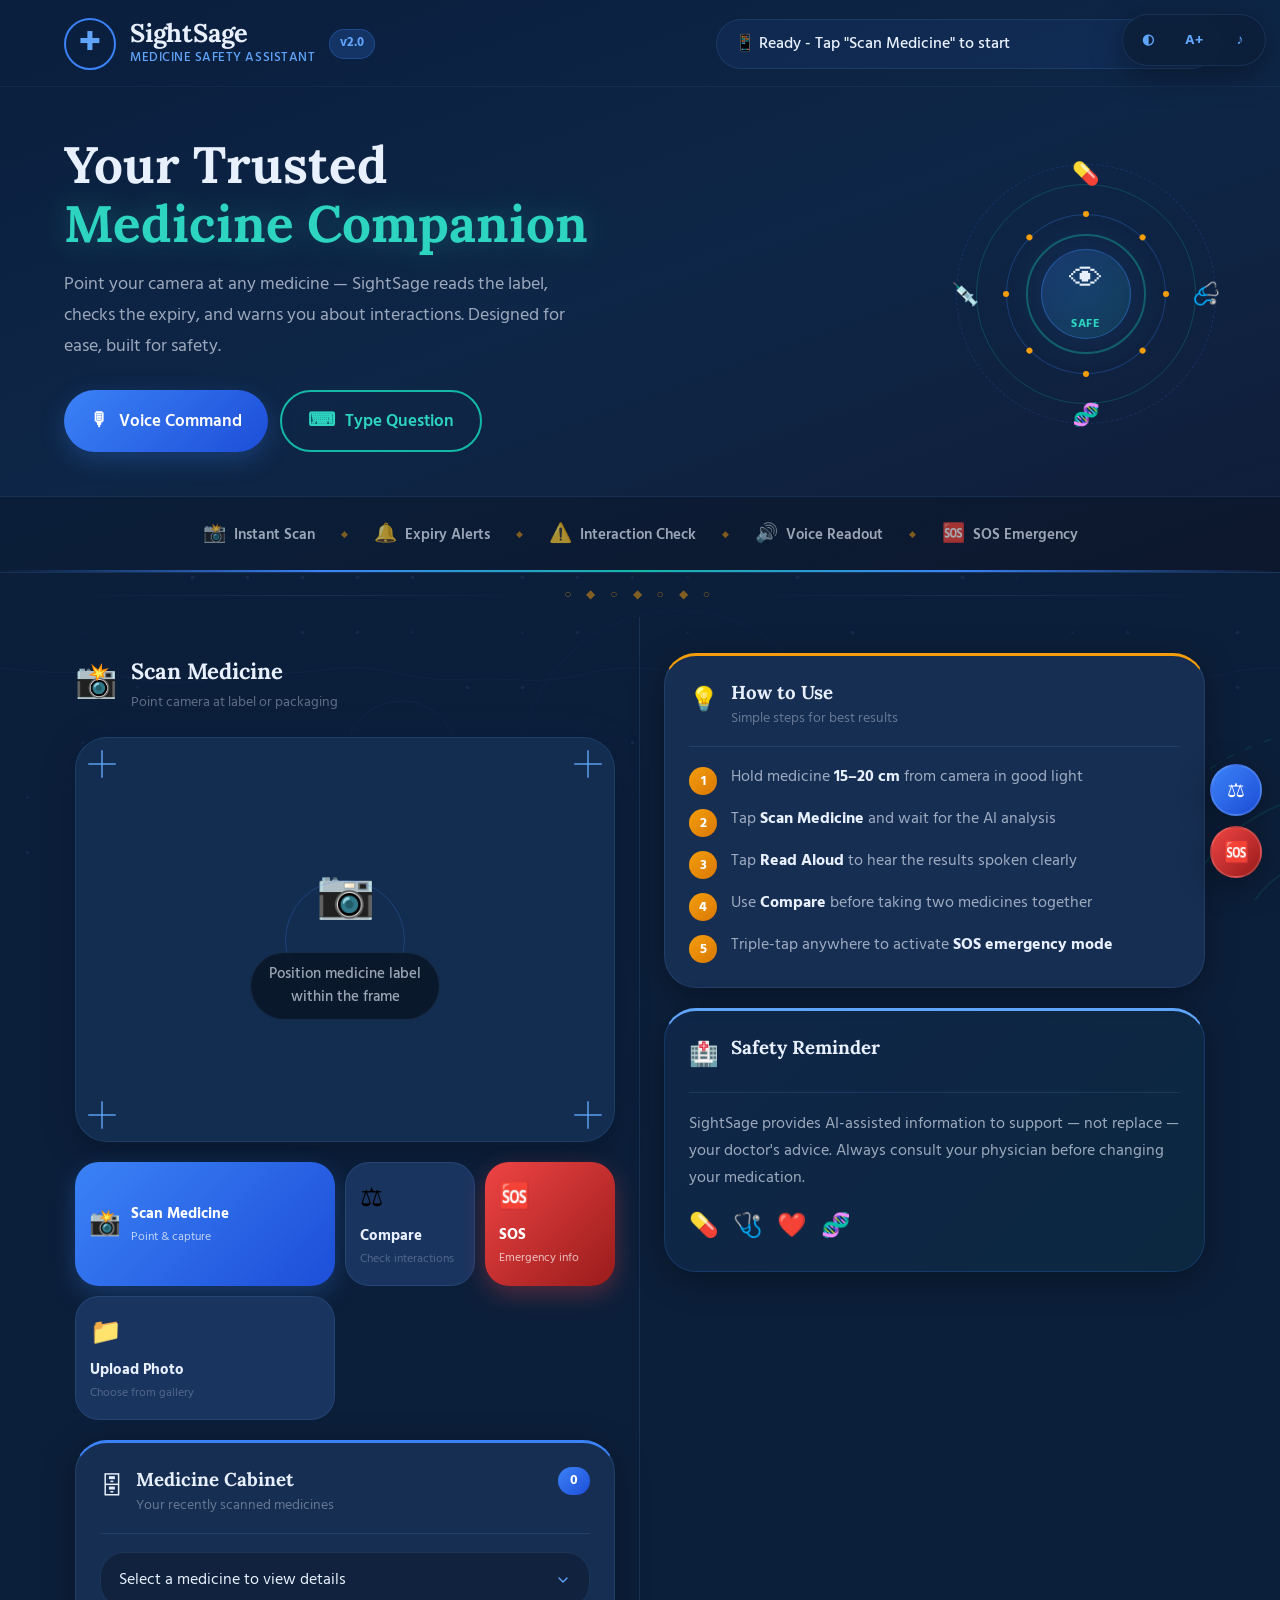
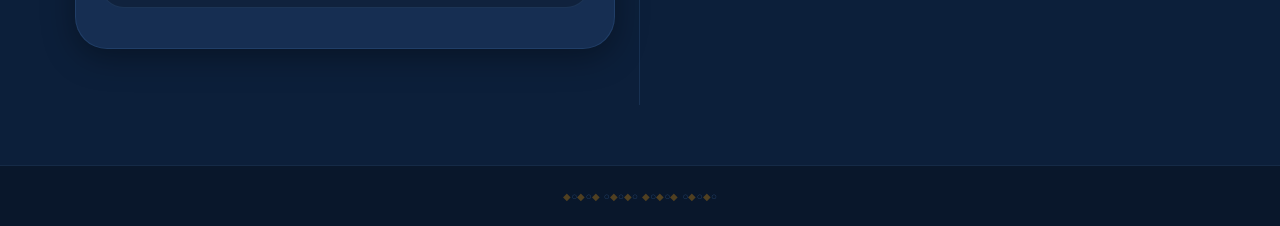
<file: index.html>
<!DOCTYPE html>
<html lang="en">
<head>
    <meta charset="UTF-8">
    <meta name="viewport" content="width=device-width, initial-scale=1.0">
    <title>SightSage — Medicine Scanner</title>
    <link rel="preconnect" href="https://fonts.googleapis.com">
    <link rel="preconnect" href="https://fonts.gstatic.com" crossorigin>
    <link href="https://fonts.googleapis.com/css2?family=Lora:wght@500;600;700&family=Hind:wght@400;500;600;700&display=swap" rel="stylesheet">
    <link rel="stylesheet" href="styles.css">
    <link rel="manifest" href="manifest.json">
    <meta name="apple-mobile-web-app-capable" content="yes">
    <meta name="theme-color" content="#0f2744">
</head>
<body>

<!-- BACKGROUND CANVAS -->
<canvas id="bgCanvas" aria-hidden="true"></canvas>

<!-- FLOATING MEDICAL CROSS PARTICLES -->
<div class="particle-layer" aria-hidden="true">
    <span class="particle p1">✚</span>
    <span class="particle p2">✚</span>
    <span class="particle p3">○</span>
    <span class="particle p4">✚</span>
    <span class="particle p5">○</span>
    <span class="particle p6">✚</span>
    <span class="particle p7">○</span>
    <span class="particle p8">✚</span>
</div>

<!-- DECORATIVE RANGOLI CORNERS (subtle, medical tones) -->
<div class="deco-layer" aria-hidden="true">
    <!-- Top left: caduceus-inspired circle motif -->
    <svg class="deco deco-tl" viewBox="0 0 180 180">
        <g transform="translate(0,0)" opacity="0.18">
            <circle cx="0" cy="0" r="160" fill="none" stroke="currentColor" stroke-width="1" stroke-dasharray="6 8"/>
            <circle cx="0" cy="0" r="120" fill="none" stroke="currentColor" stroke-width="1.2" stroke-dasharray="3 6"/>
            <circle cx="0" cy="0" r="80" fill="none" stroke="currentColor" stroke-width="1"/>
            <!-- Petal ring -->
            <ellipse rx="8" ry="20" fill="currentColor" fill-opacity="0.4" transform="rotate(0) translate(0,-55)"/>
            <ellipse rx="8" ry="20" fill="currentColor" fill-opacity="0.4" transform="rotate(45) translate(0,-55)"/>
            <ellipse rx="8" ry="20" fill="currentColor" fill-opacity="0.4" transform="rotate(90) translate(0,-55)"/>
            <ellipse rx="8" ry="20" fill="currentColor" fill-opacity="0.4" transform="rotate(135) translate(0,-55)"/>
            <ellipse rx="8" ry="20" fill="currentColor" fill-opacity="0.4" transform="rotate(180) translate(0,-55)"/>
            <ellipse rx="8" ry="20" fill="currentColor" fill-opacity="0.4" transform="rotate(225) translate(0,-55)"/>
            <ellipse rx="8" ry="20" fill="currentColor" fill-opacity="0.4" transform="rotate(270) translate(0,-55)"/>
            <ellipse rx="8" ry="20" fill="currentColor" fill-opacity="0.4" transform="rotate(315) translate(0,-55)"/>
        </g>
    </svg>

    <!-- Bottom right: matching motif -->
    <svg class="deco deco-br" viewBox="0 0 180 180">
        <g transform="translate(180,180)" opacity="0.14">
            <circle cx="0" cy="0" r="160" fill="none" stroke="currentColor" stroke-width="1" stroke-dasharray="5 9"/>
            <circle cx="0" cy="0" r="115" fill="none" stroke="currentColor" stroke-width="1.2"/>
            <circle cx="0" cy="0" r="72" fill="none" stroke="currentColor" stroke-width="1"/>
            <ellipse rx="7" ry="18" fill="currentColor" fill-opacity="0.35" transform="rotate(0) translate(0,-48)"/>
            <ellipse rx="7" ry="18" fill="currentColor" fill-opacity="0.35" transform="rotate(60) translate(0,-48)"/>
            <ellipse rx="7" ry="18" fill="currentColor" fill-opacity="0.35" transform="rotate(120) translate(0,-48)"/>
            <ellipse rx="7" ry="18" fill="currentColor" fill-opacity="0.35" transform="rotate(180) translate(0,-48)"/>
            <ellipse rx="7" ry="18" fill="currentColor" fill-opacity="0.35" transform="rotate(240) translate(0,-48)"/>
            <ellipse rx="7" ry="18" fill="currentColor" fill-opacity="0.35" transform="rotate(300) translate(0,-48)"/>
        </g>
    </svg>

    <!-- Side border lines -->
    <div class="border-left">
        <div class="bl-dot" style="top:10%"></div>
        <div class="bl-dot" style="top:25%"></div>
        <div class="bl-dot" style="top:40%"></div>
        <div class="bl-dot" style="top:55%"></div>
        <div class="bl-dot" style="top:70%"></div>
        <div class="bl-dot" style="top:85%"></div>
    </div>
    <div class="border-right">
        <div class="br-dot" style="top:15%"></div>
        <div class="br-dot" style="top:30%"></div>
        <div class="br-dot" style="top:45%"></div>
        <div class="br-dot" style="top:60%"></div>
        <div class="br-dot" style="top:75%"></div>
        <div class="br-dot" style="top:90%"></div>
    </div>
</div>

<!-- ACCESSIBILITY BAR -->
<div class="a11y-bar" role="toolbar" aria-label="Accessibility options">
    <button id="highContrastToggle" class="a11y-btn" title="High Contrast">◐</button>
    <button id="textSizeToggle" class="a11y-btn" title="Larger Text">A+</button>
    <button id="voiceSpeedToggle" class="a11y-btn" title="Voice Speed">♪</button>
</div>

<!-- PAGE -->
<div class="page">

    <!-- ═══ HEADER ═══ -->
    <header class="site-header">
        <div class="header-inner">

            <!-- Logo area -->
            <div class="logo-area">
                <div class="logo-badge">
                    <div class="logo-ring"></div>
                    <div class="logo-cross">✚</div>
                </div>
                <div class="logo-text">
                    <span class="logo-name">SightSage</span>
                    <span class="logo-tagline">Medicine Safety Assistant</span>
                </div>
                <div class="logo-version">v2.0</div>
            </div>

            <!-- Status strip -->
            <div class="status-strip" id="voiceStatus" role="status" aria-live="polite">
                <span class="status-dot" aria-hidden="true"></span>
                <span class="status-msg">Ready — tap <strong>Scan Medicine</strong> to begin</span>
            </div>

        </div>

        <!-- Hero tagline band -->
        <div class="hero-band">
            <div class="hero-band-left">
                <h1 class="hero-heading">Your Trusted<br><span class="heading-accent">Medicine Companion</span></h1>
                <p class="hero-desc">Point your camera at any medicine — SightSage reads the label, checks the expiry, and warns you about interactions. Designed for ease, built for safety.</p>

                <div class="hero-btns">
                    <button id="voiceButton" class="hbtn hbtn-primary">
                        <span class="hbtn-icon">🎙</span>
                        <span>Voice Command</span>
                    </button>
                    <button id="textInputButton" class="hbtn hbtn-ghost">
                        <span class="hbtn-icon">⌨</span>
                        <span>Type Question</span>
                    </button>
                    <div class="slot-decoration"></div>
                </div>

                <div id="textInputArea" class="text-panel hidden">
                    <input id="textQuestion" type="text" class="text-field" placeholder="e.g. Can I take this with my blood pressure medicine?">
                    <button id="submitText" class="text-submit">Ask →</button>
                </div>
            </div>

            <div class="hero-band-right">
                <!-- Illustrated "trust" emblem -->
                <div class="trust-emblem">
                    <div class="te-outer-ring"></div>
                    <div class="te-mid-ring"></div>
                    <div class="te-inner"></div>
                    <div class="te-pulse"></div>
                    <!-- Orbiting medicine icons -->
                    <div class="te-orbit">
                        <span class="to-item ti1">💊</span>
                        <span class="to-item ti2">🩺</span>
                        <span class="to-item ti3">🧬</span>
                        <span class="to-item ti4">💉</span>
                    </div>
                    <div class="te-center">
                        <span class="te-icon">👁</span>
                        <span class="te-label">Safe</span>
                    </div>
                    <!-- Rangoli dots -->
                    <div class="te-dots">
                        <span></span><span></span><span></span><span></span>
                        <span></span><span></span><span></span><span></span>
                    </div>
                </div>
            </div>
        </div>

        <!-- Stats band -->
        <div class="stats-band">
            <div class="stat-item">
                <span class="stat-icon">📸</span>
                <span class="stat-label">Instant Scan</span>
            </div>
            <div class="stat-sep" aria-hidden="true">◆</div>
            <div class="stat-item">
                <span class="stat-icon">🔔</span>
                <span class="stat-label">Expiry Alerts</span>
            </div>
            <div class="stat-sep" aria-hidden="true">◆</div>
            <div class="stat-item">
                <span class="stat-icon">⚠️</span>
                <span class="stat-label">Interaction Check</span>
            </div>
            <div class="stat-sep" aria-hidden="true">◆</div>
            <div class="stat-item">
                <span class="stat-icon">🔊</span>
                <span class="stat-label">Voice Readout</span>
            </div>
            <div class="stat-sep" aria-hidden="true">◆</div>
            <div class="stat-item">
                <span class="stat-icon">🆘</span>
                <span class="stat-label">SOS Emergency</span>
            </div>
        </div>
    </header>

    <!-- ═══ DIVIDER ═══ -->
    <div class="section-divider" aria-hidden="true">
        <div class="sd-line"></div>
        <div class="sd-center">
            <span>○ ◆ ○ ◆ ○ ◆ ○</span>
        </div>
        <div class="sd-line"></div>
    </div>

    <!-- ═══ MAIN GRID (UPDATED FOR SIDE-BY-SIDE CAMERA & RESULTS) ═══ -->
    <main class="main-grid" role="main">

        <!-- LEFT COLUMN: CAMERA -->
        <section class="grid-col col-camera" aria-label="Medicine scanner">

            <div class="col-heading">
                <div class="ch-icon">📸</div>
                <div>
                    <h2 class="ch-title">Scan Medicine</h2>
                    <p class="ch-sub">Point camera at label or packaging</p>
                </div>
            </div>

            <!-- Camera frame -->
            <div class="cam-frame" id="cameraFrame">
                <video id="camera" class="cam-video" autoplay playsinline muted aria-label="Camera preview"></video>
                <canvas id="captureCanvas" style="display:none;" aria-hidden="true"></canvas>

                <!-- Medical cross corners -->
                <div class="mc-corner mc-tl" aria-hidden="true">
                    <span class="mcc-bar mcc-h"></span>
                    <span class="mcc-bar mcc-v"></span>
                </div>
                <div class="mc-corner mc-tr" aria-hidden="true">
                    <span class="mcc-bar mcc-h"></span>
                    <span class="mcc-bar mcc-v"></span>
                </div>
                <div class="mc-corner mc-bl" aria-hidden="true">
                    <span class="mcc-bar mcc-h"></span>
                    <span class="mcc-bar mcc-v"></span>
                </div>
                <div class="mc-corner mc-br" aria-hidden="true">
                    <span class="mcc-bar mcc-h"></span>
                    <span class="mcc-bar mcc-v"></span>
                </div>

                <!-- Idle state -->
                <div class="cam-idle" id="cameraIdle" aria-hidden="true">
                    <div class="ci-ring"></div>
                    <div class="ci-icon">📷</div>
                    <p class="ci-text">Position medicine label<br>within the frame</p>
                </div>

                <!-- Scan beam -->
                <div class="scan-beam" id="scanBeam"></div>
            </div>

            <!-- Action buttons -->
            <div class="action-row">
                <button id="scanButton" class="act-btn act-primary" aria-label="Scan medicine">
                    <span class="act-icon">📸</span>
                    <div class="act-text">
                        <span class="act-main">Scan Medicine</span>
                        <span class="act-hint">Point &amp; capture</span>
                    </div>
                </button>
                <button id="compareButton" class="act-btn act-secondary" aria-label="Compare medicines">
                    <span class="act-icon">⚖</span>
                    <div class="act-text">
                        <span class="act-main">Compare</span>
                        <span class="act-hint">Check interactions</span>
                    </div>
                </button>
                <button id="sosButton" class="act-btn act-sos" aria-label="SOS Emergency">
                    <span class="act-icon">🆘</span>
                    <div class="act-text">
                        <span class="act-main">SOS</span>
                        <span class="act-hint">Emergency info</span>
                    </div>
                </button>
                <button id="uploadButton" class="act-btn act-secondary" aria-label="Upload image">
                    <span class="act-icon">📁</span>
                    <div class="act-text">
                        <span class="act-main">Upload Photo</span>
                        <span class="act-hint">Choose from gallery</span>
                    </div>
                </button>

            </div>
            <div class="info-card cabinet-card">
                <div class="ic-head">
                    <span class="ic-icon">🗄</span>
                    <div>
                        <h3>Medicine Cabinet</h3>
                        <p class="ic-sub">Your recently scanned medicines</p>
                    </div>
                    <span class="cabinet-badge" id="cabinetCount" aria-label="Count">0</span>
                </div>
                
                <!-- DROPDOWN SELECT INSTEAD OF LIST -->
                <div class="cabinet-dropdown">
                    <select id="medicineCabinet" class="cabinet-select">
                        <option value="">Select a medicine to view details</option>
                    </select>
                </div>
                
                <!-- Details display when dropdown item is selected (optional) -->
                <div id="cabinetDetails" class="cabinet-details hidden"></div>
            </div>
        </section>
        <input type="file" id="fileInput" accept="image/*" style="display: none;">
        <!-- RIGHT COLUMN: RESULTS & INFO -->
        <section class="grid-col col-info" aria-label="Information panels">

            <!-- RESULTS PANEL (NOW ON RIGHT SIDE) -->
            <div id="results" class="results-panel hidden" aria-live="polite">
                <div class="rp-head">
                    <div class="rp-title-row">
                        <span class="rp-icon">📋</span>
                        <h3>Analysis Results</h3>
                    </div>
                    <button id="readAloudButton" class="speak-btn" aria-label="Read results aloud">
                        🔊 Read Aloud
                    </button>
                </div>
                <div id="scanResults" class="rp-body"></div>
            </div>

            <!-- Compare card -->
            <div id="comparisonMode" class="info-card cmp-card hidden">
                <div class="ic-head">
                    <span class="ic-icon">⚖</span>
                    <div>
                        <h3>Compare Medicines</h3>
                        <p class="ic-sub">Check for dangerous interactions</p>
                    </div>
                </div>
                <div class="cmp-grid">
                    <div class="cmp-slot">
                        <div class="cmp-num">1</div>
                        <p id="medicine1Name" class="cmp-name">Medicine A</p>
                        <button id="captureForCompare1" class="cmp-scan-btn">📸 Scan First</button>
                    </div>
                    <div class="cmp-vs">VS</div>
                    <div class="cmp-slot">
                        <div class="cmp-num">2</div>
                        <p id="medicine2Name" class="cmp-name">Medicine B</p>
                        <button id="captureForCompare2" class="cmp-scan-btn">📸 Scan Second</button>
                    </div>
                </div>
                <button id="performComparison" class="cmp-go-btn">Compare Now →</button>
                <div id="comparisonResults" class="cmp-results hidden"></div>
            </div>

            <!-- How to use card -->
            <div class="info-card howto-card">
                <div class="ic-head">
                    <span class="ic-icon">💡</span>
                    <div>
                        <h3>How to Use</h3>
                        <p class="ic-sub">Simple steps for best results</p>
                    </div>
                </div>
                <div class="steps-list">
                    <div class="step">
                        <div class="step-num">1</div>
                        <div class="step-text">Hold medicine <strong>15–20 cm</strong> from camera in good light</div>
                    </div>
                    <div class="step">
                        <div class="step-num">2</div>
                        <div class="step-text">Tap <strong>Scan Medicine</strong> and wait for the AI analysis</div>
                    </div>
                    <div class="step">
                        <div class="step-num">3</div>
                        <div class="step-text">Tap <strong>Read Aloud</strong> to hear the results spoken clearly</div>
                    </div>
                    <div class="step">
                        <div class="step-num">4</div>
                        <div class="step-text">Use <strong>Compare</strong> before taking two medicines together</div>
                    </div>
                    <div class="step">
                        <div class="step-num">5</div>
                        <div class="step-text">Triple-tap anywhere to activate <strong>SOS emergency mode</strong></div>
                    </div>
                </div>
            </div>

            <!-- Safety reminder card -->
            <div class="info-card safety-card">
                <div class="ic-head">
                    <span class="ic-icon">🏥</span>
                    <div>
                        <h3>Safety Reminder</h3>
                    </div>
                </div>
                <p class="safety-text">
                    SightSage provides AI-assisted information to support — not replace — your doctor's advice. Always consult your physician before changing your medication.
                </p>
                <div class="safety-icons" aria-hidden="true">
                    <span>💊</span><span>🩺</span><span>❤️</span><span>🧬</span>
                </div>
            </div>

        </section>
    </main>

    <!-- FOOTER -->
    <footer class="site-footer" aria-hidden="true">
        <div class="sf-pattern">
            <span>◆</span><span>○</span><span>◆</span><span>○</span><span>◆</span>
            <span>○</span><span>◆</span><span>○</span><span>◆</span><span>○</span>
            <span>◆</span><span>○</span><span>◆</span><span>○</span><span>◆</span>
            <span>○</span><span>◆</span><span>○</span><span>◆</span><span>○</span>
        </div>
    </footer>

</div>

<!-- EMERGENCY OVERLAY -->
<div id="emergencyOverlay" class="em-overlay hidden" role="alertdialog" aria-modal="true" aria-label="Emergency information">
    <div class="em-bg-ring" aria-hidden="true"></div>
    <div class="em-box">
        <div class="em-head">
            <span class="em-icon-big">🚨</span>
            <h2>EMERGENCY INFO</h2>
        </div>
        <div id="emergencyDetails" class="em-body"></div>
        <button id="dismissEmergency" class="em-close">Dismiss</button>
    </div>
</div>

<!-- SOS TOAST -->
<div id="sosWarning" class="sos-toast hidden" role="alert" aria-live="assertive">
    ⚠️ Triple-tap detected — SOS activating…
</div>

<!-- FLOATING ACTIONS -->
<div class="fab-wrap">
    <button class="fab fab-cmp" onclick="window.app?.toggleComparisonMode()" title="Compare Medicines">⚖</button>
    <button class="fab fab-sos" onclick="window.app?.handleSOS()" title="SOS Emergency">🆘</button>
</div>

<script src="app.js"></script>

<!-- ANIMATED BACKGROUND -->
<script>
(function(){
    const cv = document.getElementById('bgCanvas');
    const ctx = cv.getContext('2d');
    let W, H, t = 0, rings = [];

    function resize(){
        W = cv.width  = window.innerWidth;
        H = cv.height = window.innerHeight;
        rings = [];
        // Create a few expanding ring origins — subtle, medical heartbeat feel
        for(let i=0; i<4; i++){
            rings.push({
                x: Math.random()*W,
                y: Math.random()*H,
                r: Math.random()*200,
                maxR: 300 + Math.random()*200,
                speed: 0.4 + Math.random()*0.4,
                alpha: 0
            });
        }
    }
    resize();
    window.addEventListener('resize', resize);

    // Dot grid
    let dots = [];
    function initDots(){
        dots = [];
        const sp = 55;
        for(let x=sp/2; x<W; x+=sp)
            for(let y=sp/2; y<H; y+=sp)
                dots.push({x, y, phase: Math.random()*Math.PI*2});
    }
    initDots();
    window.addEventListener('resize', initDots);

    function draw(){
        ctx.clearRect(0,0,W,H);
        t += 0.005;

        // Subtle dot grid — like graph paper, medical aesthetic
        for(const d of dots){
            const wave = Math.sin(t*0.8 + d.phase + d.x*0.006 + d.y*0.005);
            const a = 0.04 + (wave+1)*0.03;
            const r = Math.max(0.3, 1.1 + wave*0.8);
            ctx.beginPath();
            ctx.arc(d.x, d.y, r, 0, Math.PI*2);
            ctx.fillStyle = `rgba(100,160,220,${a})`;
            ctx.fill();
        }

        // Horizontal pulse lines — like an ECG/heartbeat visualization
        for(let i=0; i<3; i++){
            const y = H * (0.25 + i*0.25);
            const phase = t*0.6 + i*2.1;
            ctx.beginPath();
            for(let x=0; x<=W; x+=4){
                const wave = Math.sin((x/W)*Math.PI*8 + phase) * 6
                           + Math.sin((x/W)*Math.PI*20 + phase*1.3) * 2;
                if(x===0) ctx.moveTo(x, y+wave);
                else ctx.lineTo(x, y+wave);
            }
            ctx.strokeStyle = `rgba(80,140,210,0.055)`;
            ctx.lineWidth = 1;
            ctx.stroke();
        }

        // Expanding rings (pulse / heartbeat feel)
        for(const ring of rings){
            ring.r += ring.speed;
            ring.alpha = Math.max(0, 0.06 * (1 - ring.r / ring.maxR));
            if(ring.r > ring.maxR){
                ring.r = 0;
                ring.x = Math.random()*W;
                ring.y = Math.random()*H;
                ring.maxR = 300 + Math.random()*200;
            }
            ctx.beginPath();
            ctx.arc(ring.x, ring.y, ring.r, 0, Math.PI*2);
            ctx.strokeStyle = `rgba(80,150,215,${ring.alpha})`;
            ctx.lineWidth = 1.2;
            ctx.stroke();
        }

        requestAnimationFrame(draw);
    }
    draw();
})();
</script>
</body>
</html>
</file>
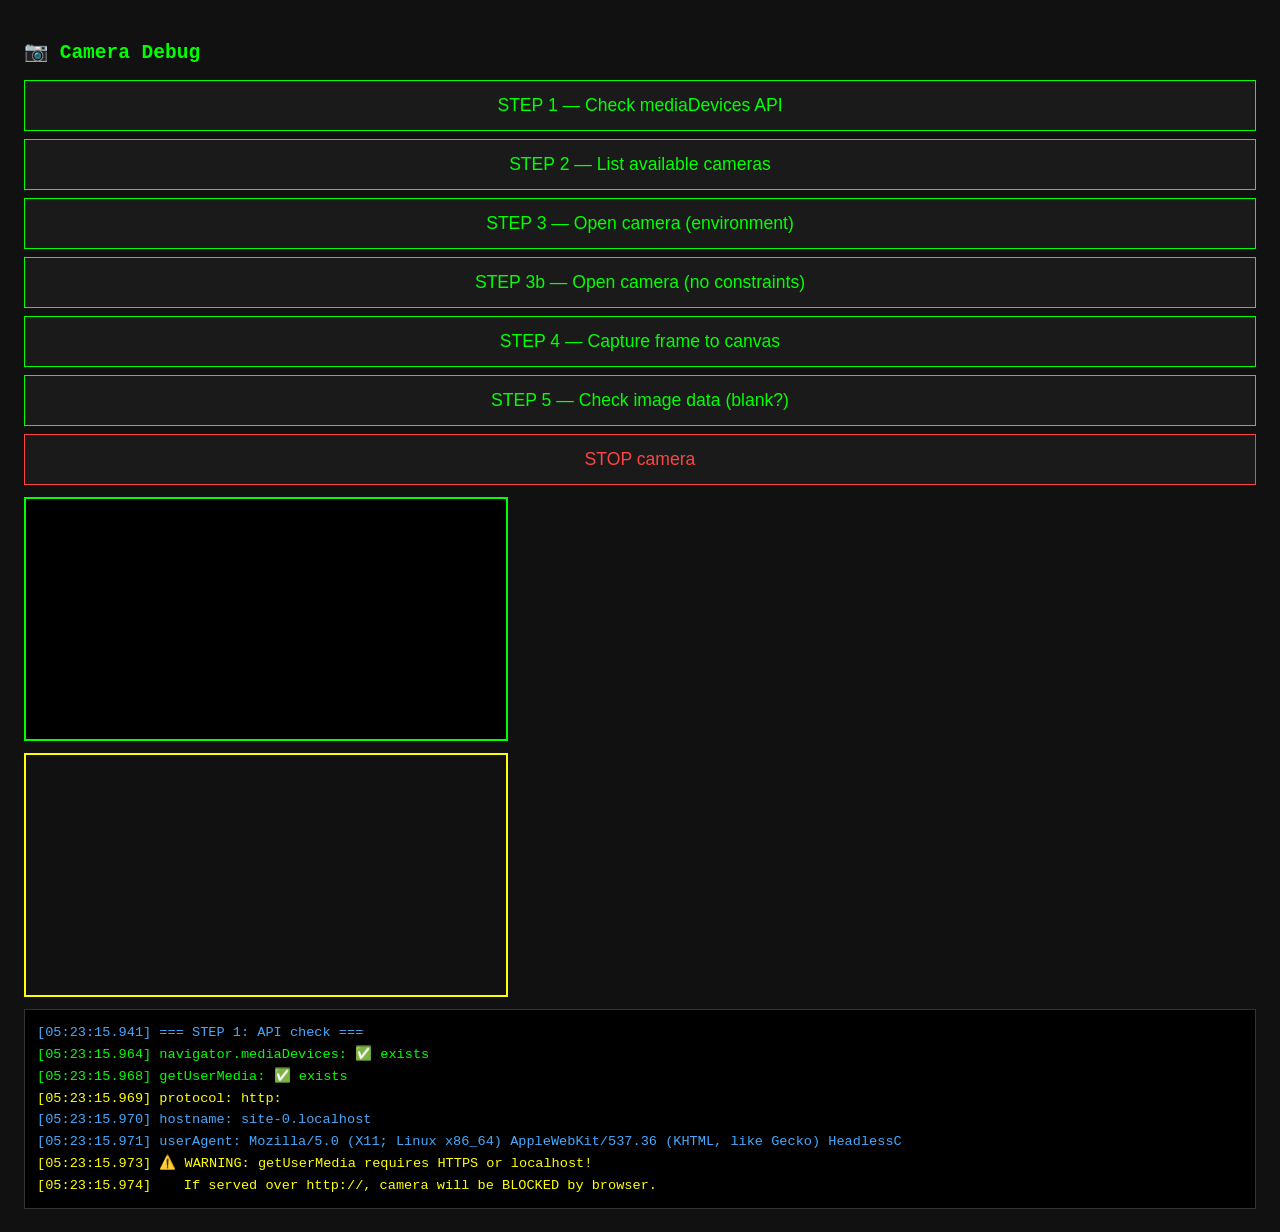
<file: camera-debug.html>
<!DOCTYPE html>
<html lang="en">
<head>
<meta charset="UTF-8">
<meta name="viewport" content="width=device-width, initial-scale=1.0">
<title>Camera Debug</title>
<style>
  body { font-family: monospace; background: #111; color: #0f0; padding: 16px; }
  button { display: block; width: 100%; padding: 14px; margin: 8px 0; font-size: 1.1rem;
           background: #1a1a1a; color: #0f0; border: 1px solid #0f0; cursor: pointer; }
  button:active { background: #0f0; color: #000; }
  video { width: 100%; max-width: 480px; display: block; border: 2px solid #0f0; margin: 12px 0; background: #000; }
  canvas { width: 100%; max-width: 480px; display: block; border: 2px solid #ff0; margin: 12px 0; }
  #log { white-space: pre-wrap; font-size: 0.85rem; line-height: 1.6;
         background: #000; padding: 12px; border: 1px solid #333; max-height: 400px; overflow-y: auto; }
  .ok  { color: #0f0; }
  .err { color: #f44; }
  .warn{ color: #ff0; }
  .info{ color: #4af; }
</style>
</head>
<body>
<h2>📷 Camera Debug</h2>

<button onclick="step1_checkAPI()">STEP 1 — Check mediaDevices API</button>
<button onclick="step2_listDevices()">STEP 2 — List available cameras</button>
<button onclick="step3_openCamera()">STEP 3 — Open camera (environment)</button>
<button onclick="step3b_openCameraFallback()">STEP 3b — Open camera (no constraints)</button>
<button onclick="step4_capture()">STEP 4 — Capture frame to canvas</button>
<button onclick="step5_checkImageData()">STEP 5 — Check image data (blank?)</button>
<button onclick="stopAll()" style="border-color:#f44;color:#f44">STOP camera</button>

<video id="vid" autoplay playsinline muted></video>
<canvas id="cvs"></canvas>
<div id="log"></div>

<script>
let stream = null;
const vid = document.getElementById('vid');
const cvs = document.getElementById('cvs');
const logEl = document.getElementById('log');

function log(msg, cls='info') {
  const ts = new Date().toISOString().slice(11,23);
  logEl.innerHTML += `<span class="${cls}">[${ts}] ${msg}\n</span>`;
  logEl.scrollTop = logEl.scrollHeight;
  console.log(msg);
}

// ── STEP 1 ──────────────────────────────────────────────
function step1_checkAPI() {
  log('=== STEP 1: API check ===');
  log('navigator.mediaDevices: ' + (navigator.mediaDevices ? '✅ exists' : '❌ MISSING'), navigator.mediaDevices ? 'ok' : 'err');
  log('getUserMedia: '          + (navigator.mediaDevices?.getUserMedia ? '✅ exists' : '❌ MISSING'), navigator.mediaDevices?.getUserMedia ? 'ok' : 'err');
  log('protocol: ' + location.protocol, location.protocol === 'https:' || location.hostname === 'localhost' ? 'ok' : 'warn');
  log('hostname: ' + location.hostname);
  log('userAgent: ' + navigator.userAgent.slice(0,80));

  if (location.protocol !== 'https:' && location.hostname !== 'localhost') {
    log('⚠️ WARNING: getUserMedia requires HTTPS or localhost!', 'warn');
    log('   If served over http://, camera will be BLOCKED by browser.', 'warn');
  }
}

// ── STEP 2 ──────────────────────────────────────────────
async function step2_listDevices() {
  log('=== STEP 2: enumerate devices ===');
  try {
    const devices = await navigator.mediaDevices.enumerateDevices();
    const cams = devices.filter(d => d.kind === 'videoinput');
    log('Total devices: ' + devices.length);
    log('Video inputs: '  + cams.length, cams.length > 0 ? 'ok' : 'err');
    cams.forEach((c,i) => log(`  cam[${i}]: label="${c.label || '(no label – need permission first)'}" id=${c.deviceId.slice(0,12)}...`));
    if (cams.length === 0) log('❌ No cameras found at all!', 'err');
  } catch(e) {
    log('❌ enumerateDevices failed: ' + e.message, 'err');
  }
}

// ── STEP 3 ──────────────────────────────────────────────
async function step3_openCamera() {
  log('=== STEP 3: getUserMedia with environment facingMode ===');
  stopAll();
  try {
    log('Requesting: { video: { facingMode: "environment" } }');
    stream = await navigator.mediaDevices.getUserMedia({ video: { facingMode: 'environment' } });
    await attachStream(stream);
  } catch(e) {
    log('❌ Failed: ' + e.name + ' — ' + e.message, 'err');
    log('→ Try STEP 3b (no constraints)', 'warn');
  }
}

async function step3b_openCameraFallback() {
  log('=== STEP 3b: getUserMedia with video:true (no constraints) ===');
  stopAll();
  try {
    log('Requesting: { video: true }');
    stream = await navigator.mediaDevices.getUserMedia({ video: true });
    await attachStream(stream);
  } catch(e) {
    log('❌ Failed: ' + e.name + ' — ' + e.message, 'err');
    if (e.name === 'NotAllowedError') {
      log('→ Camera permission DENIED. Check browser settings.', 'err');
    } else if (e.name === 'NotFoundError') {
      log('→ No camera hardware found.', 'err');
    } else if (e.name === 'NotReadableError') {
      log('→ Camera is in use by another app.', 'err');
    }
  }
}

async function attachStream(s) {
  log('✅ Got stream. Tracks: ' + s.getVideoTracks().length, 'ok');
  const track = s.getVideoTracks()[0];
  if (track) {
    log('Track label: ' + (track.label || '(empty)'));
    log('Track state: ' + track.readyState, track.readyState === 'live' ? 'ok' : 'err');
    const settings = track.getSettings?.();
    if (settings) log('Track settings: ' + JSON.stringify(settings));
  }

  vid.srcObject = s;
  log('Calling video.play()...');
  try {
    await vid.play();
    log('✅ video.play() resolved', 'ok');
  } catch(e) {
    log('⚠️ video.play() rejected: ' + e.message, 'warn');
  }

  // Poll for dimensions
  log('Waiting for video dimensions...');
  await waitForDimensions(vid);
  log(`✅ Video ready: ${vid.videoWidth}x${vid.videoHeight}  readyState=${vid.readyState}`, 'ok');
}

function waitForDimensions(v, timeoutMs=8000) {
  return new Promise((resolve, reject) => {
    const t0 = Date.now();
    function check() {
      if (v.videoWidth > 0 && v.videoHeight > 0) { resolve(); return; }
      if (Date.now() - t0 > timeoutMs) { reject(new Error('Timed out waiting for dimensions')); return; }
      requestAnimationFrame(check);
    }
    check();
  });
}

// ── STEP 4 ──────────────────────────────────────────────
function step4_capture() {
  log('=== STEP 4: capture frame ===');
  if (!stream || !vid.srcObject) { log('❌ No active stream – run Step 3 first', 'err'); return; }
  log(`video.videoWidth=${vid.videoWidth}  videoHeight=${vid.videoHeight}  readyState=${vid.readyState}`);
  if (vid.videoWidth === 0) { log('❌ videoWidth is 0 — frame not ready!', 'err'); return; }

  cvs.width  = vid.videoWidth;
  cvs.height = vid.videoHeight;
  const ctx = cvs.getContext('2d');
  ctx.drawImage(vid, 0, 0);
  log('✅ Frame drawn to canvas', 'ok');
}

// ── STEP 5 ──────────────────────────────────────────────
function step5_checkImageData() {
  log('=== STEP 5: check for blank frame ===');
  if (cvs.width === 0) { log('❌ Canvas is empty – run Step 4 first', 'err'); return; }

  const ctx = cvs.getContext('2d');
  const px = ctx.getImageData(0, 0, cvs.width, cvs.height).data;

  // Count non-black pixels
  let nonBlack = 0;
  for (let i = 0; i < px.length; i += 4) {
    if (px[i] > 10 || px[i+1] > 10 || px[i+2] > 10) nonBlack++;
  }
  const total = px.length / 4;
  const pct = ((nonBlack / total) * 100).toFixed(1);

  log(`Total pixels: ${total}  Non-black: ${nonBlack} (${pct}%)`, nonBlack > 100 ? 'ok' : 'err');

  if (nonBlack < 100) {
    log('❌ Frame appears BLANK (all black). Possible causes:', 'err');
    log('   • Camera not fully initialized when frame was captured', 'err');
    log('   • Hardware issue / camera covered', 'err');
    log('   • Browser security policy blocking pixel read-back', 'err');
  } else {
    log('✅ Frame has real image data — camera is working!', 'ok');
    const dataUrl = cvs.toDataURL('image/jpeg', 0.8);
    log('JPEG data URL length: ' + dataUrl.length, 'ok');
  }
}

// ── STOP ────────────────────────────────────────────────
function stopAll() {
  if (stream) {
    stream.getTracks().forEach(t => t.stop());
    stream = null;
  }
  vid.srcObject = null;
  log('Stream stopped.', 'warn');
}

// Auto-run step 1
step1_checkAPI();
</script>
</body>
</html>
</file>
<file: styles.css>
/* ================================================================
   SightSage — Medical Wellness · Indian Warmth
   Palette: Deep navy · Medical blue · Healing teal · Soft white
            Warm saffron accent (Indian touch, not dominant)
   Fonts:   Lora (headings — trustworthy, readable) + Hind (body — 
            widely used in Indian apps, excellent clarity)
   Layout:  Full-width, two-column, nothing wasted
   ================================================================ */

/* ── TOKENS ─────────────────────────────────────────────────── */
:root {
    /* Core palette — medical blues, not astrology */
    --bg:           #0c1f3a;
    --bg2:          #0f2744;
    --surface:      #132d50;
    --card:         #162e52;
    --card2:        #1a3460;
    --card-border:  rgba(100,160,230,0.14);

    /* Primary — healing blue-teal */
    --blue:         #3b82f6;
    --blue-light:   #60a5fa;
    --blue-dark:    #1d4ed8;
    --blue-glow:    rgba(59,130,246,0.2);
    --teal:         #14b8a6;
    --teal-light:   #2dd4bf;
    --teal-glow:    rgba(20,184,166,0.2);

    /* Accent — warm saffron, used sparingly */
    --saffron:      #f59e0b;
    --saffron-soft: rgba(245,158,11,0.15);

    /* Danger */
    --red:          #ef4444;
    --red-glow:     rgba(239,68,68,0.25);

    /* Text */
    --text:         #e8f0fe;
    --text-dim:     rgba(232,240,254,0.65);
    --text-muted:   rgba(232,240,254,0.38);

    /* Shadows */
    --shadow:       0 8px 32px rgba(0,0,0,0.35);
    --shadow-blue:  0 8px 24px rgba(59,130,246,0.25);
    --shadow-teal:  0 8px 24px rgba(20,184,166,0.25);
    --shadow-red:   0 8px 24px rgba(239,68,68,0.3);
    --shadow-glow:  0 0 40px rgba(59,130,246,0.08);

    /* Shape */
    --r-sm:  10px;
    --r-md:  16px;
    --r-lg:  24px;
    --r-xl:  32px;
    --r-pill:100px;

    /* Type */
    --font-head: 'Lora', Georgia, serif;
    --font-body: 'Hind', 'Segoe UI', sans-serif;

    /* Motion */
    --ease-spring: cubic-bezier(0.34,1.56,0.64,1);
    --ease-out:    cubic-bezier(0.16,1,0.3,1);
}

/* ── BASE ───────────────────────────────────────────────────── */
*, *::before, *::after { margin:0; padding:0; box-sizing:border-box; }
html { font-size: 17px; scroll-behavior: smooth; }

body {
    font-family: var(--font-body);
    background: var(--bg);
    color: var(--text);
    min-height: 100vh;
    line-height: 1.65;
    -webkit-font-smoothing: antialiased;
    overflow-x: hidden;
}

/* ── BACKGROUND CANVAS ──────────────────────────────────────── */
#bgCanvas {
    position: fixed; inset: 0;
    width: 100%; height: 100%;
    pointer-events: none; z-index: 0;
}

/* ── PARTICLE LAYER — floating ✚ and ○ ─────────────────────── */
.particle-layer {
    position: fixed; inset: 0;
    pointer-events: none; z-index: 1;
    overflow: hidden;
}

.particle {
    position: absolute;
    color: var(--blue-light);
    font-size: 0.7rem;
    opacity: 0;
    animation: floatUp var(--dur,18s) ease-in-out infinite;
    animation-delay: var(--del,0s);
}
.p1 { left:5%;   --dur:22s; --del:0s;   color:var(--teal); }
.p2 { left:15%;  --dur:18s; --del:3s; }
.p3 { left:28%;  --dur:25s; --del:7s;   color:rgba(232,240,254,0.3); }
.p4 { left:42%;  --dur:20s; --del:1s;   color:var(--teal); }
.p5 { left:58%;  --dur:28s; --del:5s;   color:rgba(232,240,254,0.25); }
.p6 { left:72%;  --dur:19s; --del:9s; }
.p7 { left:85%;  --dur:24s; --del:2s;   color:var(--teal); }
.p8 { left:93%;  --dur:21s; --del:6s; }

@keyframes floatUp {
    0%   { opacity:0; transform: translateY(100vh) rotate(0deg); }
    10%  { opacity:0.35; }
    90%  { opacity:0.2; }
    100% { opacity:0; transform: translateY(-10vh) rotate(180deg); }
}

/* ── DECORATIVE LAYER ───────────────────────────────────────── */
.deco-layer {
    position: fixed; inset: 0;
    pointer-events: none; z-index: 1;
    overflow: hidden;
}

.deco { position: absolute; color: var(--blue-light); }
.deco-tl { top:-60px; left:-60px; width:280px; height:280px; animation: rotateSlow 70s linear infinite; }
.deco-br { bottom:-60px; right:-60px; width:260px; height:260px; animation: rotateSlow 85s linear infinite reverse; color:var(--teal); }

@keyframes rotateSlow { from{transform:rotate(0deg)} to{transform:rotate(360deg)} }

/* Side border dots — Indian border decoration, medical blue */
.border-left, .border-right {
    position: fixed; top:0; bottom:0; width:4px; z-index:2;
    display: flex; flex-direction: column; justify-content: space-between;
    padding: 20px 0;
    pointer-events: none;
}
.border-left { left:0; }
.border-right { right:0; }

.bl-dot, .br-dot {
    position: absolute; left:0;
    width: 4px; height: 4px;
    border-radius: 50%;
    background: var(--blue);
    opacity: 0;
    animation: dotBlink 3s ease-in-out infinite;
}
.bl-dot:nth-child(1){animation-delay:0s}
.bl-dot:nth-child(2){animation-delay:0.5s}
.bl-dot:nth-child(3){animation-delay:1s}
.bl-dot:nth-child(4){animation-delay:1.5s}
.bl-dot:nth-child(5){animation-delay:2s}
.bl-dot:nth-child(6){animation-delay:2.5s}

.br-dot { left:0; background:var(--teal); }
.br-dot:nth-child(1){animation-delay:0.3s}
.br-dot:nth-child(2){animation-delay:0.8s}
.br-dot:nth-child(3){animation-delay:1.3s}
.br-dot:nth-child(4){animation-delay:1.8s}
.br-dot:nth-child(5){animation-delay:2.3s}
.br-dot:nth-child(6){animation-delay:2.8s}

@keyframes dotBlink {
    0%,100%{opacity:0.1} 50%{opacity:0.6}
}

/* ── A11Y BAR ───────────────────────────────────────────────── */
.a11y-bar {
    position: fixed; top:14px; right:14px; z-index:900;
    display:flex; gap:6px;
    background:rgba(12,31,58,0.92);
    backdrop-filter:blur(12px);
    border:1px solid var(--card-border);
    border-radius:var(--r-pill);
    padding:5px;
    box-shadow:var(--shadow);
    animation: slideInR 0.6s var(--ease-out) both;
}
@keyframes slideInR {
    from{opacity:0;transform:translateX(30px)}
    to{opacity:1;transform:translateX(0)}
}

.a11y-btn {
    width:40px; height:40px; border-radius:50%; border:none;
    background:transparent; color:var(--blue-light);
    font-family:var(--font-body); font-size:0.82rem; font-weight:700;
    cursor:pointer;
    transition:background 0.15s, transform 0.15s, color 0.15s;
    display:flex; align-items:center; justify-content:center;
}
.a11y-btn:hover { background:var(--blue); color:white; transform:scale(1.1); }

/* ── PAGE WRAPPER ───────────────────────────────────────────── */
.page { position:relative; z-index:2; width:100%; }

/* ── HEADER ─────────────────────────────────────────────────── */
.site-header {
    background: linear-gradient(160deg, #0a1e3d 0%, #0e2647 50%, #101d38 100%);
    border-bottom: 1px solid var(--card-border);
    position: relative;
    overflow: hidden;
}

/* Shimmer line at bottom of header */
.site-header::after {
    content:'';
    position:absolute; bottom:0; left:0; right:0; height:2px;
    background:linear-gradient(90deg, transparent, var(--blue), var(--teal), var(--blue), transparent);
    animation: shimmer 4s ease-in-out infinite;
}
@keyframes shimmer { 0%,100%{opacity:0.3} 50%{opacity:0.9} }

/* Top header bar */
.header-inner {
    display:flex; align-items:center; justify-content:space-between;
    padding:18px 5vw 16px;
    border-bottom:1px solid rgba(100,160,230,0.08);
    gap:20px; flex-wrap:wrap;
}

/* Logo */
.logo-area {
    display:flex; align-items:center; gap:14px;
    animation: fadeIn 0.6s var(--ease-out) 0.1s both;
}

.logo-badge {
    position:relative; width:52px; height:52px;
    display:flex; align-items:center; justify-content:center;
    flex-shrink:0;
}
.logo-ring {
    position:absolute; inset:0; border-radius:50%;
    border:2px solid var(--blue);
    animation: breathe 3s ease-in-out infinite;
}
.logo-cross {
    font-size:1.5rem; color:var(--blue-light); z-index:1;
    animation: crossPulse 2s ease-in-out infinite;
}
@keyframes crossPulse {
    0%,100%{text-shadow:0 0 6px rgba(96,165,250,0.4)}
    50%{text-shadow:0 0 18px rgba(96,165,250,0.9)}
}
@keyframes breathe {
    0%,100%{transform:scale(1);opacity:0.5}
    50%{transform:scale(1.12);opacity:1}
}

.logo-text { display:flex; flex-direction:column; }
.logo-name {
    font-family:var(--font-head); font-size:1.5rem; font-weight:700;
    color:var(--text); letter-spacing:-0.2px; line-height:1.1;
}
.logo-tagline {
    font-size:0.78rem; font-weight:500;
    color:var(--blue-light); letter-spacing:0.04em;
    text-transform:uppercase;
}
.logo-version {
    background:var(--blue-glow); color:var(--blue-light);
    border:1px solid rgba(59,130,246,0.3);
    padding:3px 10px; border-radius:var(--r-pill);
    font-size:0.75rem; font-weight:700;
}

/* Status strip */
.status-strip {
    display:flex; align-items:center; gap:10px;
    background:rgba(59,130,246,0.07);
    border:1px solid var(--card-border);
    border-radius:var(--r-pill);
    padding:11px 18px;
    font-size:0.95rem; font-weight:500;
    min-width:200px; max-width:500px; flex:1;
    animation: fadeIn 0.6s var(--ease-out) 0.2s both;
}
.status-strip strong { color:var(--teal-light); }
.status-dot {
    width:9px; height:9px; border-radius:50%; background:#22c55e; flex-shrink:0;
    animation:dotPulse 2s ease-in-out infinite;
}
@keyframes dotPulse {
    0%,100%{box-shadow:0 0 0 0 rgba(34,197,94,0.5)}
    50%{box-shadow:0 0 0 6px rgba(34,197,94,0)}
}

/* ── HERO BAND ──────────────────────────────────────────────── */
.hero-band {
    display:grid; grid-template-columns:1fr auto;
    gap:40px; align-items:center;
    padding:48px 5vw 44px;
}

.hero-heading {
    font-family:var(--font-head);
    font-size:clamp(2.2rem,4vw,3.4rem);
    font-weight:700; line-height:1.15;
    margin-bottom:16px;
    animation:fadeUp 0.7s var(--ease-out) 0.2s both;
}
.heading-accent {
    color:var(--teal-light);
    text-shadow:0 0 30px rgba(45,212,191,0.3);
}

.hero-desc {
    color:var(--text-dim); font-size:1.05rem; line-height:1.75;
    max-width:520px; margin-bottom:28px;
    animation:fadeUp 0.7s var(--ease-out) 0.3s both;
}

/* Hero buttons */
.hero-btns {
    display:flex; gap:12px; flex-wrap:wrap;
    animation:fadeUp 0.7s var(--ease-out) 0.4s both;
}
.hbtn {
    display:flex; align-items:center; gap:10px;
    padding:14px 26px; border-radius:var(--r-pill); border:none;
    font-family:var(--font-body); font-size:1rem; font-weight:600;
    cursor:pointer;
    transition:transform 0.18s var(--ease-spring), box-shadow 0.18s, background 0.15s;
    touch-action:manipulation;
}
.hbtn:active { transform:scale(0.94) !important; }
.hbtn-icon { font-size:1.1rem; }

.hbtn-primary {
    background:linear-gradient(135deg, var(--blue) 0%, var(--blue-dark) 100%);
    color:white; box-shadow:var(--shadow-blue);
}
.hbtn-primary:hover { transform:translateY(-3px); box-shadow:0 12px 30px rgba(59,130,246,0.4); }

.hbtn-ghost {
    background:transparent; color:var(--teal-light);
    border:2px solid var(--teal);
}
.hbtn-ghost:hover { background:var(--teal); color:var(--bg); transform:translateY(-3px); }

.medicine-desc {
    font-size: 0.85rem;
    color: var(--text-dim);
    margin: 4px 0;
    line-height: 1.4;
    font-style: italic;
}

/* Text input */
.text-panel {
    display:flex; gap:10px; margin-top:14px;
    animation:fadeUp 0.3s var(--ease-out);
}
.text-field {
    flex:1; padding:14px 20px;
    font-family:var(--font-body); font-size:1rem;
    background:rgba(255,255,255,0.05);
    border:1px solid var(--card-border);
    border-radius:var(--r-pill); color:var(--text); outline:none;
    transition:border-color 0.15s, box-shadow 0.15s;
}
.text-field::placeholder { color:var(--text-muted); }
.text-field:focus { border-color:var(--blue); box-shadow:0 0 0 3px var(--blue-glow); }
.text-submit {
    padding:14px 22px; background:linear-gradient(135deg,var(--blue),var(--blue-dark));
    color:white; border:none; border-radius:var(--r-pill);
    font-family:var(--font-body); font-size:1rem; font-weight:700;
    cursor:pointer; box-shadow:var(--shadow-blue);
    transition:transform 0.18s var(--ease-spring);
    white-space:nowrap;
}
.text-submit:hover { transform:translateY(-2px); }

/* ── TRUST EMBLEM (hero right) ──────────────────────────────── */
.hero-band-right {
    display:flex; align-items:center; justify-content:center;
    padding:20px 0;
    animation:fadeIn 1s var(--ease-out) 0.4s both;
}

.trust-emblem {
    position:relative; width:260px; height:260px;
    display:flex; align-items:center; justify-content:center;
}

.te-outer-ring, .te-mid-ring {
    position:absolute; border-radius:50%; border:1px solid;
}
.te-outer-ring { inset:0; border-color:rgba(59,130,246,0.2); animation:rotateSlow 40s linear infinite; border-style:dashed; }
.te-mid-ring   { inset:20px; border-color:rgba(20,184,166,0.25); animation:rotateSlow 28s linear infinite reverse; }

.te-inner {
    position:absolute; inset:50px; border-radius:50%;
    background:radial-gradient(circle, rgba(59,130,246,0.12) 0%, transparent 70%);
    border:1px solid rgba(59,130,246,0.3);
    animation:breathe 3s ease-in-out infinite;
}

.te-pulse {
    position:absolute; inset:70px; border-radius:50%;
    border:2px solid rgba(20,184,166,0.4);
    animation:pulsate 2s ease-in-out infinite;
}
@keyframes pulsate {
    0%,100%{transform:scale(1);opacity:0.4}
    50%{transform:scale(1.08);opacity:0.9}
}

/* Orbiting medicine icons */
.te-orbit {
    position:absolute; inset:0; border-radius:50%;
    animation:rotateSlow 16s linear infinite;
}
.to-item {
    position:absolute; font-size:1.3rem; top:50%; left:50%;
    line-height:1;
}
.ti1 { transform:translate(-50%,-50%) translateY(-118px); }
.ti2 { transform:translate(-50%,-50%) rotate(90deg)  translateY(-118px); }
.ti3 { transform:translate(-50%,-50%) rotate(180deg) translateY(-118px); }
.ti4 { transform:translate(-50%,-50%) rotate(270deg) translateY(-118px); }

/* Rangoli dots ring */
.te-dots {
    position:absolute; inset:0; animation:rotateSlow 22s linear infinite reverse;
}
.te-dots span {
    position:absolute; width:6px; height:6px;
    border-radius:50%; background:var(--saffron);
    top:50%; left:50%;
}
.te-dots span:nth-child(1){transform:translate(-50%,-50%) translateY(-80px)}
.te-dots span:nth-child(2){transform:translate(-50%,-50%) rotate(45deg) translateY(-80px)}
.te-dots span:nth-child(3){transform:translate(-50%,-50%) rotate(90deg) translateY(-80px)}
.te-dots span:nth-child(4){transform:translate(-50%,-50%) rotate(135deg) translateY(-80px)}
.te-dots span:nth-child(5){transform:translate(-50%,-50%) rotate(180deg) translateY(-80px)}
.te-dots span:nth-child(6){transform:translate(-50%,-50%) rotate(225deg) translateY(-80px)}
.te-dots span:nth-child(7){transform:translate(-50%,-50%) rotate(270deg) translateY(-80px)}
.te-dots span:nth-child(8){transform:translate(-50%,-50%) rotate(315deg) translateY(-80px)}

.te-center {
    position:relative; z-index:2;
    width:90px; height:90px; border-radius:50%;
    background:linear-gradient(135deg, rgba(59,130,246,0.2), rgba(20,184,166,0.15));
    border:1px solid rgba(59,130,246,0.4);
    display:flex; flex-direction:column;
    align-items:center; justify-content:center; gap:4px;
}
.te-icon { font-size:2rem; animation:blink 5s ease-in-out infinite; }
@keyframes blink { 0%,45%,55%,100%{transform:scaleY(1)} 50%{transform:scaleY(0.08)} }
.te-label { font-size:0.72rem; font-weight:700; color:var(--teal-light); letter-spacing:0.06em; text-transform:uppercase; }

/* ── STATS BAND ─────────────────────────────────────────────── */
.stats-band {
    display:flex; align-items:center; justify-content:center;
    flex-wrap:wrap; gap:0;
    padding:14px 5vw;
    background:rgba(0,0,0,0.2);
    border-top:1px solid var(--card-border);
}

.stat-item {
    display:flex; align-items:center; gap:8px;
    padding:8px 22px;
    font-size:0.88rem; font-weight:600; color:var(--text-dim);
    transition:color 0.15s;
}
.stat-item:hover { color:var(--text); }
.stat-icon { font-size:1.1rem; }
.stat-sep { color:var(--saffron); font-size:0.5rem; opacity:0.5; padding:0 4px; }

/* ── SECTION DIVIDER ────────────────────────────────────────── */
.section-divider {
    display:flex; align-items:center;
    padding:0 5vw; gap:0;
}
.sd-line { flex:1; height:1px; background:linear-gradient(90deg,transparent,var(--card-border),transparent); }
.sd-center {
    padding:12px 24px; color:var(--saffron);
    font-size:0.7rem; letter-spacing:6px; opacity:0.5; white-space:nowrap;
}

/* ── MAIN GRID ──────────────────────────────────────────────── */
.main-grid {
    display:grid; grid-template-columns:1fr 1fr;
    padding:0 4vw 60px; gap:0;
}

.grid-col { padding:36px 24px; }
.col-camera { border-right:1px solid var(--card-border); }

/* Column heading */
.col-heading {
    display:flex; align-items:center; gap:14px;
    margin-bottom:22px;
    animation:fadeUp 0.5s var(--ease-out) 0.2s both;
}
.ch-icon { font-size:2rem; }
.ch-title { font-family:var(--font-head); font-size:1.3rem; color:var(--text); }
.ch-sub   { font-size:0.85rem; color:var(--text-muted); margin-top:2px; }

/* ── CAMERA FRAME ───────────────────────────────────────────── */
.cam-frame {
    position:relative; aspect-ratio:4/3;
    border-radius:var(--r-xl); overflow:hidden;
    background:var(--surface);
    border:1px solid var(--card-border);
    margin-bottom:20px;
    box-shadow:var(--shadow), var(--shadow-glow);
    animation:fadeUp 0.5s var(--ease-out) 0.3s both;
}

.cam-video { width:100%; height:100%; object-fit:cover; display:none; border-radius:var(--r-xl); }

/* Medical cross corners — made of two bars forming a + */
.mc-corner {
    position:absolute; width:28px; height:28px; z-index:3;
}
.mc-tl { top:12px; left:12px; }
.mc-tr { top:12px; right:12px; }
.mc-bl { bottom:12px; left:12px; }
.mc-br { bottom:12px; right:12px; }

.mcc-bar {
    position:absolute; background:var(--blue-light);
    border-radius:2px; opacity:0.7;
}
.mcc-h { width:100%; height:2px; top:50%; left:0; transform:translateY(-50%); }
.mcc-v { height:100%; width:2px; left:50%; top:0; transform:translateX(-50%); }

/* Idle state */
.cam-idle {
    position:absolute; inset:0; z-index:2;
    display:flex; flex-direction:column;
    align-items:center; justify-content:center; gap:14px;
}
.ci-ring {
    position:absolute; width:120px; height:120px; border-radius:50%;
    border:1.5px solid rgba(59,130,246,0.25);
    animation:breathe 3s ease-in-out infinite;
}
.ci-icon { font-size:2.8rem; animation:idleFloat 3.5s ease-in-out infinite; }
@keyframes idleFloat { 0%,100%{transform:translateY(0)} 50%{transform:translateY(-8px)} }
.ci-text {
    color:var(--text-dim); font-size:0.9rem; font-weight:500;
    text-align:center; line-height:1.5;
    background:rgba(0,0,0,0.45); padding:10px 18px;
    border-radius:var(--r-pill); border:1px solid var(--card-border);
    backdrop-filter:blur(6px);
}

/* Scan beam */
.scan-beam {
    position:absolute; top:-3px; left:0; right:0; height:3px;
    background:linear-gradient(90deg,transparent,var(--blue-light),var(--teal-light),transparent);
    display:none; z-index:4;
    animation:scanDown 1.8s linear infinite;
    box-shadow:0 0 10px var(--blue), 0 0 20px var(--blue-glow);
    border-radius:2px;
}
@keyframes scanDown { 0%{top:-3px} 100%{top:100%} }

/* ── ACTION BUTTONS ─────────────────────────────────────────── */
.action-row {
    display:grid; grid-template-columns:2fr 1fr 1fr;
    gap:10px; margin-bottom:20px;
    animation:fadeUp 0.5s var(--ease-out) 0.4s both;
}

.act-btn {
    display:flex; align-items:center; gap:10px;
    padding:16px 14px;
    border-radius:var(--r-lg); border:none;
    font-family:var(--font-body); cursor:pointer;
    transition:transform 0.18s var(--ease-spring), box-shadow 0.18s;
    touch-action:manipulation; text-align:left;
}
.act-btn:active { transform:scale(0.93) !important; }

.act-icon { font-size:1.5rem; flex-shrink:0; }
.act-text { display:flex; flex-direction:column; }
.act-main { font-size:0.9rem; font-weight:700; color:white; }
.act-hint { font-size:0.72rem; opacity:0.7; color:white; margin-top:1px; }

.act-primary {
    background:linear-gradient(135deg,var(--blue) 0%,var(--blue-dark) 100%);
    box-shadow:var(--shadow-blue);
}
.act-primary:hover { transform:translateY(-3px); box-shadow:0 12px 28px rgba(59,130,246,0.45); }

.act-secondary {
    background:var(--card2); border:1px solid var(--card-border);
    flex-direction:column; align-items:flex-start; gap:4px;
}
.act-secondary .act-main { color:var(--text); }
.act-secondary .act-hint { color:var(--text-muted); }
.act-secondary:hover { border-color:var(--teal); transform:translateY(-3px); }

.act-sos {
    background:linear-gradient(135deg,var(--red) 0%,#991b1b 100%);
    box-shadow:var(--shadow-red);
    animation:sosPulse 2.5s ease-in-out infinite;
    flex-direction:column; align-items:flex-start; gap:4px;
}
@keyframes sosPulse { 0%,100%{box-shadow:var(--shadow-red)} 50%{box-shadow:0 8px 32px rgba(239,68,68,0.55)} }
.act-sos:hover { animation:none; transform:translateY(-3px); }

/* ── RESULTS PANEL (NOW ON RIGHT SIDE) ──────────────────────── */
.results-panel {
    background:var(--card); border-radius:var(--r-xl);
    border:1px solid var(--card-border); border-top:3px solid var(--teal);
    padding:22px; box-shadow:var(--shadow);
    animation:fadeUp 0.4s var(--ease-out);
    margin-bottom:20px;
}

.rp-head {
    display:flex; align-items:center; justify-content:space-between;
    margin-bottom:14px;
}
.rp-title-row { display:flex; align-items:center; gap:10px; }
.rp-icon { font-size:1.2rem; }
.rp-head h3 { font-family:var(--font-head); font-size:1.1rem; color:var(--teal-light); }

.speak-btn {
    padding:7px 16px; background:rgba(20,184,166,0.1); color:var(--teal-light);
    border:1px solid var(--teal); border-radius:var(--r-pill);
    font-family:var(--font-body); font-size:0.85rem; font-weight:700;
    cursor:pointer; transition:background 0.15s, transform 0.15s;
}
.speak-btn:hover { background:var(--teal); color:var(--bg); transform:scale(1.05); }

.rp-body {
    font-size:0.98rem; line-height:1.8; color:var(--text-dim);
    background:rgba(0,0,0,0.2); border-radius:var(--r-md);
    padding:18px; max-height:360px; overflow-y:auto; white-space:pre-line;
}

/* ── INFO CARDS ─────────────────────────────────────────────── */
.info-card {
    background:var(--card); border-radius:var(--r-xl);
    border:1px solid var(--card-border);
    padding:24px; margin-bottom:20px;
    box-shadow:var(--shadow);
    animation:fadeUp 0.5s var(--ease-out);
}

.ic-head {
    display:flex; align-items:flex-start; gap:12px;
    margin-bottom:18px; padding-bottom:16px;
    border-bottom:1px solid var(--card-border);
}
.ic-icon { font-size:1.4rem; flex-shrink:0; margin-top:2px; }
.ic-head h3 { font-family:var(--font-head); font-size:1.1rem; color:var(--text); line-height:1.3; }
.ic-sub { font-size:0.82rem; color:var(--text-muted); margin-top:3px; }

/* Compare card */
.cmp-card { border-top:3px solid var(--teal); }

.cmp-grid { display:grid; grid-template-columns:1fr auto 1fr; gap:12px; align-items:center; margin-bottom:14px; }

.cmp-slot {
    background:rgba(0,0,0,0.2); border-radius:var(--r-md);
    padding:16px 12px; text-align:center;
    border:1px dashed rgba(100,160,230,0.2);
    transition:border-color 0.15s;
}
.cmp-slot:hover { border-color:var(--teal); }
.cmp-num {
    width:28px; height:28px; border-radius:50%;
    background:linear-gradient(135deg,var(--blue),var(--blue-dark));
    color:white; font-weight:800; font-size:0.85rem;
    display:flex; align-items:center; justify-content:center;
    margin:0 auto 10px;
}
.cmp-name { font-weight:600; color:var(--teal-light); font-size:0.85rem; margin-bottom:10px; min-height:2em; }
.cmp-scan-btn {
    width:100%; padding:8px 10px;
    background:linear-gradient(135deg,var(--blue),var(--blue-dark));
    color:white; border:none; border-radius:var(--r-pill);
    font-family:var(--font-body); font-size:0.82rem; font-weight:700;
    cursor:pointer; transition:opacity 0.15s, transform 0.15s;
}
.cmp-scan-btn:hover { opacity:0.85; transform:translateY(-2px); }

.cmp-vs {
    font-family:var(--font-head); font-size:0.95rem; font-weight:700;
    color:var(--text-muted); background:var(--card2);
    padding:8px 10px; border-radius:var(--r-sm);
    animation:vsPulse 2s ease-in-out infinite;
}
@keyframes vsPulse { 0%,100%{opacity:0.4} 50%{opacity:1} }

.cmp-go-btn {
    width:100%; padding:15px;
    background:linear-gradient(135deg,var(--teal) 0%,#0f766e 100%);
    color:white; border:none; border-radius:var(--r-pill);
    font-family:var(--font-body); font-size:0.98rem; font-weight:700;
    cursor:pointer; box-shadow:var(--shadow-teal);
    transition:transform 0.18s var(--ease-spring), box-shadow 0.18s;
}
.cmp-go-btn:hover { transform:translateY(-3px); box-shadow:0 12px 28px rgba(20,184,166,0.4); }

.cmp-results {
    margin-top:14px; padding:16px;
    background:rgba(0,0,0,0.2); border-radius:var(--r-md);
    font-size:0.95rem; line-height:1.8; color:var(--text-dim);
    border-left:3px solid var(--teal);
}

/* Cabinet card (UPDATED FOR DROPDOWN) */
.cabinet-card { border-top:3px solid var(--blue); }
.cabinet-badge {
    margin-left:auto; background:linear-gradient(135deg,var(--blue),var(--blue-dark));
    color:white; padding:3px 12px; border-radius:var(--r-pill);
    font-size:0.8rem; font-weight:800;
}

/* DROPDOWN STYLES */
.cabinet-dropdown {
    width: 100%;
    margin-bottom: 16px;
}

.cabinet-select {
    width: 100%;
    padding: 14px 18px;
    font-family: var(--font-body);
    font-size: 0.95rem;
    color: var(--text);
    background: rgba(0,0,0,0.25);
    border: 1px solid var(--card-border);
    border-radius: var(--r-lg);
    cursor: pointer;
    appearance: none;
    -webkit-appearance: none;
    background-image: url("data:image/svg+xml,%3Csvg xmlns='http://www.w3.org/2000/svg' width='16' height='16' viewBox='0 0 24 24' fill='none' stroke='%2360a5fa' stroke-width='2' stroke-linecap='round' stroke-linejoin='round'%3E%3Cpolyline points='6 9 12 15 18 9'%3E%3C/polyline%3E%3C/svg%3E");
    background-repeat: no-repeat;
    background-position: right 18px center;
    background-size: 16px;
    transition: border-color 0.15s, box-shadow 0.15s;
}

.cabinet-select:hover {
    border-color: var(--blue);
    box-shadow: 0 0 0 3px var(--blue-glow);
}

.cabinet-select:focus {
    outline: none;
    border-color: var(--teal);
    box-shadow: 0 0 0 3px var(--teal-glow);
}

.cabinet-select option {
    background: var(--card2);
    color: var(--text);
    padding: 12px;
    font-size: 0.9rem;
}

.cabinet-select optgroup {
    background: var(--surface);
    color: var(--teal-light);
    font-weight: 700;
    font-size: 0.85rem;
}

/* Style for expired items */
.cabinet-select option.expired-option {
    color: #fca5a5;
    background: rgba(239,68,68,0.15);
}

/* Cabinet details (shown when dropdown item selected) */
.cabinet-details {
    margin-top: 16px;
    padding: 16px;
    background: rgba(0,0,0,0.2);
    border-radius: var(--r-md);
    border-left: 3px solid var(--blue);
    font-size: 0.95rem;
    line-height: 1.7;
    color: var(--text-dim);
    white-space: pre-line;
    animation: fadeUp 0.3s var(--ease-out);
}

/* Hide old cabinet list */
.cab-list {
    display: none;
}

/* How-to card */
.howto-card { border-top:3px solid var(--saffron); }

.steps-list { display:flex; flex-direction:column; gap:12px; }
.step { display:flex; align-items:flex-start; gap:14px; }
.step-num {
    width:28px; height:28px; border-radius:50%; flex-shrink:0;
    background:linear-gradient(135deg,var(--saffron),#d97706);
    color:white; font-weight:800; font-size:0.82rem;
    display:flex; align-items:center; justify-content:center;
    margin-top:2px;
}
.step-text { font-size:0.92rem; color:var(--text-dim); line-height:1.55; }
.step-text strong { color:var(--text); }

/* Safety card */
.safety-card {
    background:linear-gradient(135deg,rgba(59,130,246,0.08),rgba(20,184,166,0.06));
    border:1px solid rgba(59,130,246,0.2);
    border-top:3px solid var(--blue-light);
}
.safety-text { font-size:0.93rem; color:var(--text-dim); line-height:1.7; margin-bottom:16px; }
.safety-icons { display:flex; gap:14px; font-size:1.4rem; }

/* ── FOOTER ─────────────────────────────────────────────────── */
.site-footer {
    display:flex; justify-content:center; flex-wrap:wrap;
    gap:8px; padding:16px 20px;
    background:rgba(0,0,0,0.25);
    border-top:1px solid var(--card-border);
}
.sf-pattern span {
    color:var(--blue-light); font-size:0.6rem; opacity:0.3;
    animation:footerBlink 3s ease-in-out infinite;
}
.sf-pattern span:nth-child(odd)  { animation-delay:0s; color:var(--saffron); }
.sf-pattern span:nth-child(even) { animation-delay:0.4s; }
@keyframes footerBlink { 0%,100%{opacity:0.2} 50%{opacity:0.55} }

/* ── EMERGENCY ──────────────────────────────────────────────── */
.em-overlay {
    position:fixed; inset:0;
    background:rgba(20,5,5,0.93);
    backdrop-filter:blur(14px); z-index:2000;
    display:flex; align-items:center; justify-content:center;
    animation:fadeIn 0.3s ease;
}
.em-bg-ring {
    position:absolute; inset:0;
    background:radial-gradient(circle at center,rgba(239,68,68,0.25) 0%,transparent 65%);
    animation:breathe 2s ease-in-out infinite;
}
.em-box {
    background:var(--card); border-radius:var(--r-xl);
    padding:42px 34px; max-width:90%; width:480px;
    text-align:center; position:relative;
    border:1px solid rgba(239,68,68,0.35);
    box-shadow:0 20px 60px rgba(0,0,0,0.5);
    animation:popIn 0.5s var(--ease-spring);
}
@keyframes popIn { from{opacity:0;transform:scale(0.7)} to{opacity:1;transform:scale(1)} }
.em-head { display:flex; align-items:center; justify-content:center; gap:12px; margin-bottom:18px; }
.em-icon-big { font-size:2.8rem; animation:shake 0.5s ease-in-out infinite alternate; }
@keyframes shake { from{transform:rotate(-8deg)} to{transform:rotate(8deg)} }
.em-head h2 { font-family:var(--font-head); font-size:1.8rem; color:#fca5a5; }
.em-body {
    font-size:1rem; line-height:1.8; color:var(--text-dim); text-align:left;
    background:rgba(0,0,0,0.3); padding:16px 18px;
    border-radius:var(--r-md); margin-bottom:22px;
    max-height:280px; overflow-y:auto;
}
.em-close {
    padding:14px 38px; background:var(--blue); color:white;
    border:none; border-radius:var(--r-pill);
    font-family:var(--font-body); font-size:1rem; font-weight:700;
    cursor:pointer; box-shadow:var(--shadow-blue);
    transition:background 0.15s, transform 0.15s;
}
.em-close:hover { background:var(--blue-dark); transform:translateY(-2px); }

/* ── SOS TOAST ──────────────────────────────────────────────── */
.sos-toast {
    position:fixed; bottom:90px; left:50%; transform:translateX(-50%);
    background:linear-gradient(135deg,var(--red),#991b1b);
    color:white; padding:13px 26px; border-radius:var(--r-pill);
    font-weight:700; font-size:0.92rem;
    box-shadow:var(--shadow-red); z-index:1500; white-space:nowrap;
    animation:toastIn 0.3s var(--ease-out);
}
@keyframes toastIn {
    from{opacity:0;transform:translate(-50%,28px)}
    to{opacity:1;transform:translate(-50%,0)}
}

/* ── FABS ───────────────────────────────────────────────────── */
.fab-wrap {
    position:fixed; bottom:22px; right:18px;
    display:flex; flex-direction:column; gap:10px; z-index:800;
}
.fab {
    width:52px; height:52px; border-radius:50%;
    border:2px solid rgba(255,255,255,0.12); font-size:1.2rem;
    cursor:pointer; display:flex; align-items:center; justify-content:center;
    transition:transform 0.18s var(--ease-spring), box-shadow 0.18s;
    box-shadow:var(--shadow);
}
.fab:hover  { transform:scale(1.15); }
.fab:active { transform:scale(0.9); }
.fab-cmp { background:linear-gradient(135deg,var(--blue),var(--blue-dark)); color:white; }
.fab-sos { background:linear-gradient(135deg,var(--red),#991b1b); color:white; animation:sosPulse 2.5s ease-in-out infinite; }

/* ── UTILS ──────────────────────────────────────────────────── */
.hidden { display:none !important; }

@keyframes fadeUp  { from{opacity:0;transform:translateY(22px)} to{opacity:1;transform:translateY(0)} }
@keyframes fadeIn  { from{opacity:0} to{opacity:1} }

/* ── SCROLLBAR ──────────────────────────────────────────────── */
::-webkit-scrollbar { width:5px; }
::-webkit-scrollbar-track { background:rgba(0,0,0,0.2); }
::-webkit-scrollbar-thumb { background:var(--blue); border-radius:10px; }

/* ── HIGH CONTRAST ──────────────────────────────────────────── */
body.high-contrast {
    --bg:#000; --bg2:#000; --surface:#0a0a0a; --card:#111; --card2:#1a1a1a;
    --text:#ffff00; --text-dim:#e0e000; --text-muted:#aaaa00;
    --blue:#00aaff; --blue-light:#44ccff; --teal:#00ffcc;
    --card-border:rgba(255,220,0,0.3);
}
body.high-contrast .deco-layer,
body.high-contrast .particle-layer { opacity:0.1; }

/* ── LARGE TEXT ─────────────────────────────────────────────── */
body.large-text { font-size:20px; }
body.large-text .hero-heading { font-size:clamp(2rem,3.5vw,3rem); }

/* ── RESPONSIVE ─────────────────────────────────────────────── */
@media (max-width:960px) {
    .hero-band { grid-template-columns:1fr; }
    .hero-band-right { display:none; }
    .main-grid { grid-template-columns:1fr; }
    .col-camera { border-right:none; border-bottom:1px solid var(--card-border); }
}

@media (max-width:600px) {
    .hero-band { padding:36px 4vw 32px; }
    .header-inner { flex-direction:column; align-items:flex-start; }
    .status-strip { max-width:100%; }
    .action-row { grid-template-columns:1fr 1fr 1fr; }
    .act-text { display:none; }
    .act-btn { justify-content:center; }
    .act-icon { font-size:1.6rem; }
    .stats-band { display:none; }
    .main-grid { padding:0 3vw 40px; }
    .grid-col { padding:24px 10px; }
}

/* ── FOCUS ──────────────────────────────────────────────────── */
:focus-visible {
    outline:2px solid var(--blue-light);
    outline-offset:3px;
    border-radius:var(--r-sm);
}
</file>
